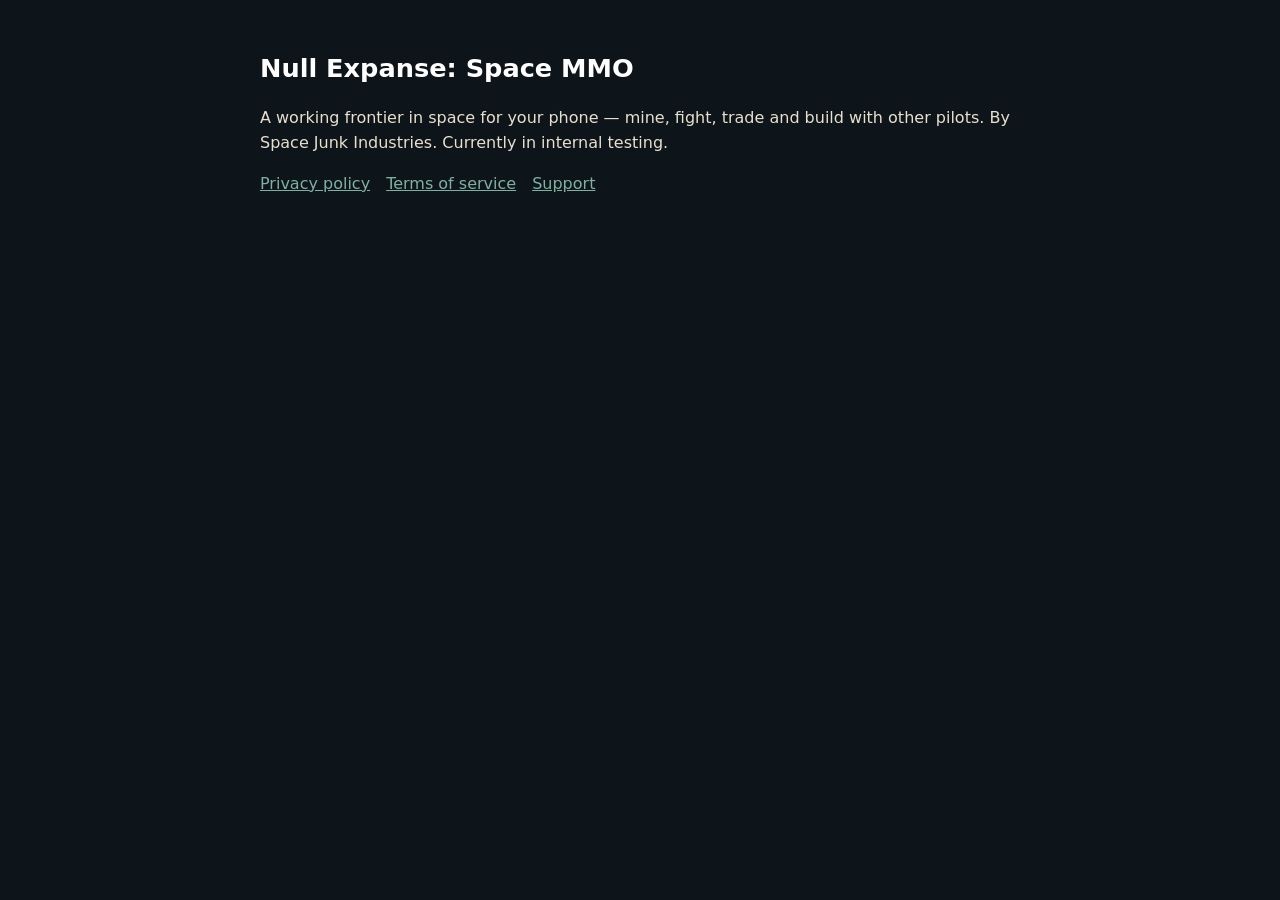
<file: index.html>
<!doctype html><html lang="en"><head><meta charset="utf-8"><meta name="viewport" content="width=device-width,initial-scale=1"><title>Null Expanse</title><link rel="stylesheet" href="style.css"></head><body><main>
<h1>Null Expanse: Space MMO</h1>
<p>A working frontier in space for your phone — mine, fight, trade and build with other pilots. By Space Junk Industries. Currently in internal testing.</p>
<nav><a href="privacy.html">Privacy policy</a><a href="terms.html">Terms of service</a><a href="support.html">Support</a></nav>
</main></body></html>
</file>
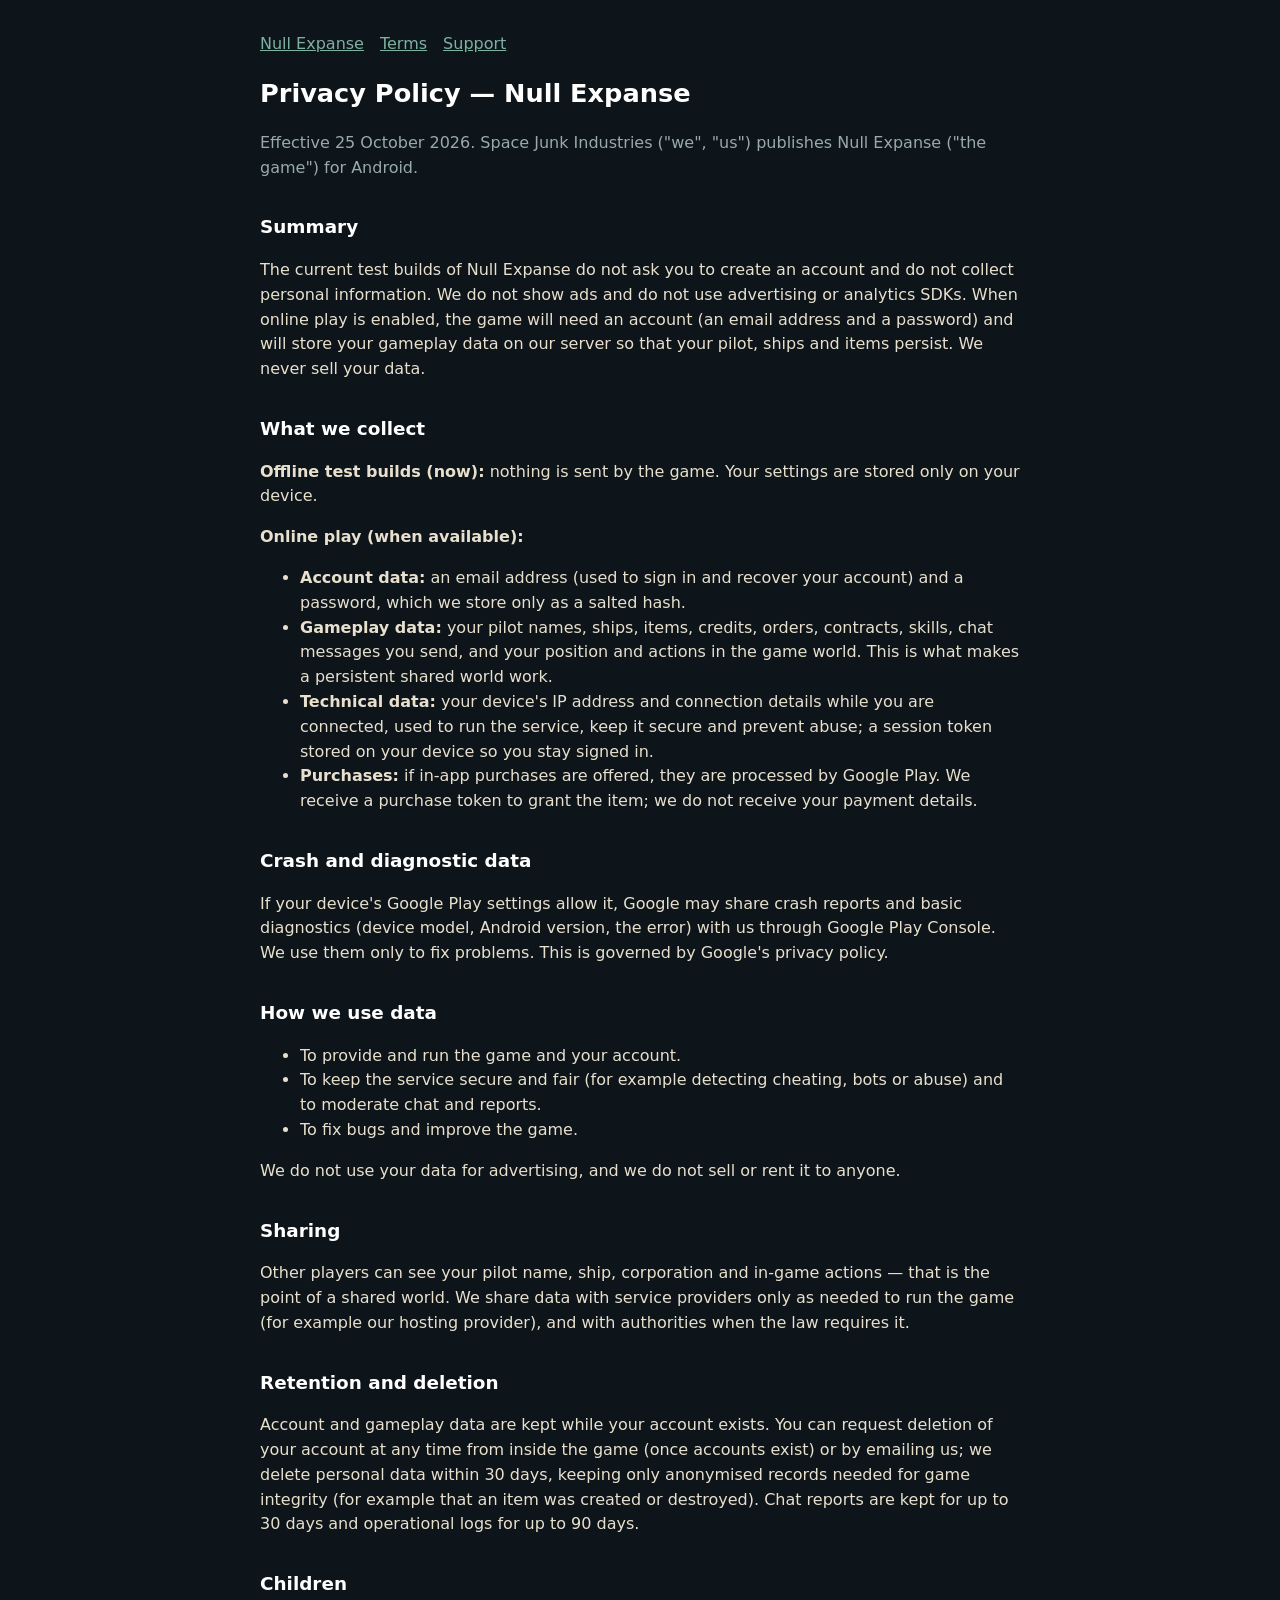
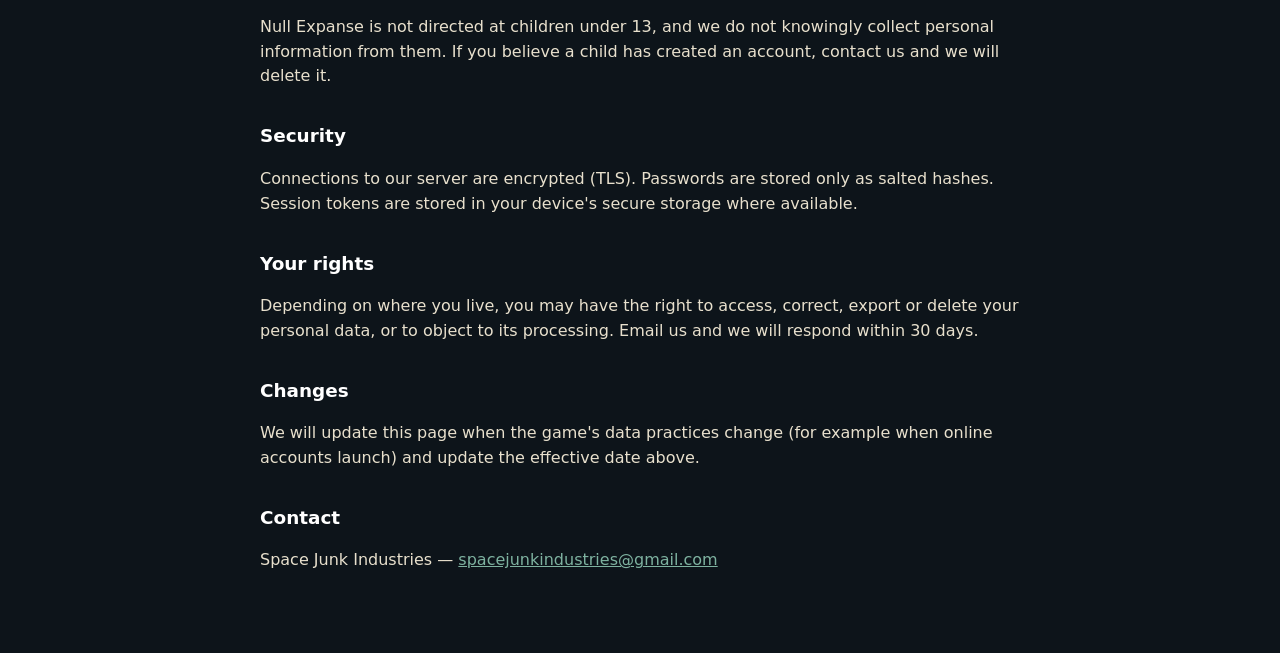
<file: privacy.html>
<!doctype html><html lang="en"><head><meta charset="utf-8"><meta name="viewport" content="width=device-width,initial-scale=1"><title>Null Expanse — Privacy Policy</title><link rel="stylesheet" href="style.css"></head><body><main>
<nav><a href="index.html">Null Expanse</a><a href="terms.html">Terms</a><a href="support.html">Support</a></nav>
<h1>Privacy Policy — Null Expanse</h1>
<p class="muted">Effective 25 October 2026. Space Junk Industries ("we", "us") publishes Null Expanse ("the game") for Android.</p>

<h2>Summary</h2>
<p>The current test builds of Null Expanse do not ask you to create an account and do not collect personal information. We do not show ads and do not use advertising or analytics SDKs. When online play is enabled, the game will need an account (an email address and a password) and will store your gameplay data on our server so that your pilot, ships and items persist. We never sell your data.</p>

<h2>What we collect</h2>
<p><strong>Offline test builds (now):</strong> nothing is sent by the game. Your settings are stored only on your device.</p>
<p><strong>Online play (when available):</strong></p>
<ul>
<li><strong>Account data:</strong> an email address (used to sign in and recover your account) and a password, which we store only as a salted hash.</li>
<li><strong>Gameplay data:</strong> your pilot names, ships, items, credits, orders, contracts, skills, chat messages you send, and your position and actions in the game world. This is what makes a persistent shared world work.</li>
<li><strong>Technical data:</strong> your device's IP address and connection details while you are connected, used to run the service, keep it secure and prevent abuse; a session token stored on your device so you stay signed in.</li>
<li><strong>Purchases:</strong> if in-app purchases are offered, they are processed by Google Play. We receive a purchase token to grant the item; we do not receive your payment details.</li>
</ul>

<h2>Crash and diagnostic data</h2>
<p>If your device's Google Play settings allow it, Google may share crash reports and basic diagnostics (device model, Android version, the error) with us through Google Play Console. We use them only to fix problems. This is governed by Google's privacy policy.</p>

<h2>How we use data</h2>
<ul><li>To provide and run the game and your account.</li><li>To keep the service secure and fair (for example detecting cheating, bots or abuse) and to moderate chat and reports.</li><li>To fix bugs and improve the game.</li></ul>
<p>We do not use your data for advertising, and we do not sell or rent it to anyone.</p>

<h2>Sharing</h2>
<p>Other players can see your pilot name, ship, corporation and in-game actions — that is the point of a shared world. We share data with service providers only as needed to run the game (for example our hosting provider), and with authorities when the law requires it.</p>

<h2 id="deletion">Retention and deletion</h2>
<p>Account and gameplay data are kept while your account exists. You can request deletion of your account at any time from inside the game (once accounts exist) or by emailing us; we delete personal data within 30 days, keeping only anonymised records needed for game integrity (for example that an item was created or destroyed). Chat reports are kept for up to 30 days and operational logs for up to 90 days.</p>

<h2>Children</h2>
<p>Null Expanse is not directed at children under 13, and we do not knowingly collect personal information from them. If you believe a child has created an account, contact us and we will delete it.</p>

<h2>Security</h2>
<p>Connections to our server are encrypted (TLS). Passwords are stored only as salted hashes. Session tokens are stored in your device's secure storage where available.</p>

<h2>Your rights</h2>
<p>Depending on where you live, you may have the right to access, correct, export or delete your personal data, or to object to its processing. Email us and we will respond within 30 days.</p>

<h2>Changes</h2>
<p>We will update this page when the game's data practices change (for example when online accounts launch) and update the effective date above.</p>

<h2>Contact</h2>
<p>Space Junk Industries — <a href="mailto:spacejunkindustries@gmail.com">spacejunkindustries@gmail.com</a></p>
</main></body></html>
</file>
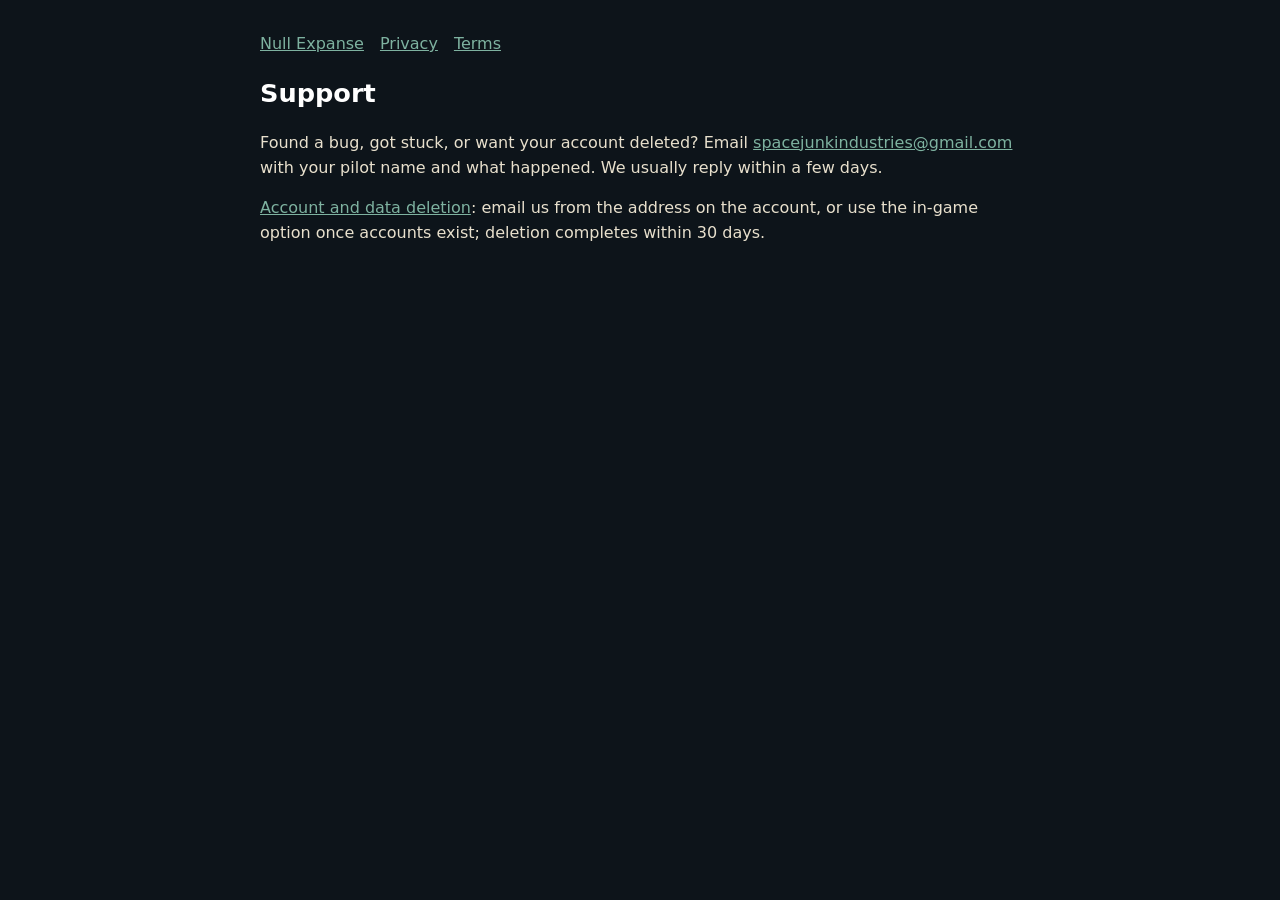
<file: support.html>
<!doctype html><html lang="en"><head><meta charset="utf-8"><meta name="viewport" content="width=device-width,initial-scale=1"><title>Null Expanse — Support</title><link rel="stylesheet" href="style.css"></head><body><main>
<nav><a href="index.html">Null Expanse</a><a href="privacy.html">Privacy</a><a href="terms.html">Terms</a></nav>
<h1>Support</h1>
<p>Found a bug, got stuck, or want your account deleted? Email <a href="mailto:spacejunkindustries@gmail.com">spacejunkindustries@gmail.com</a> with your pilot name and what happened. We usually reply within a few days.</p>
<p><a href="privacy.html#deletion">Account and data deletion</a>: email us from the address on the account, or use the in-game option once accounts exist; deletion completes within 30 days.</p>
</main></body></html>
</file>
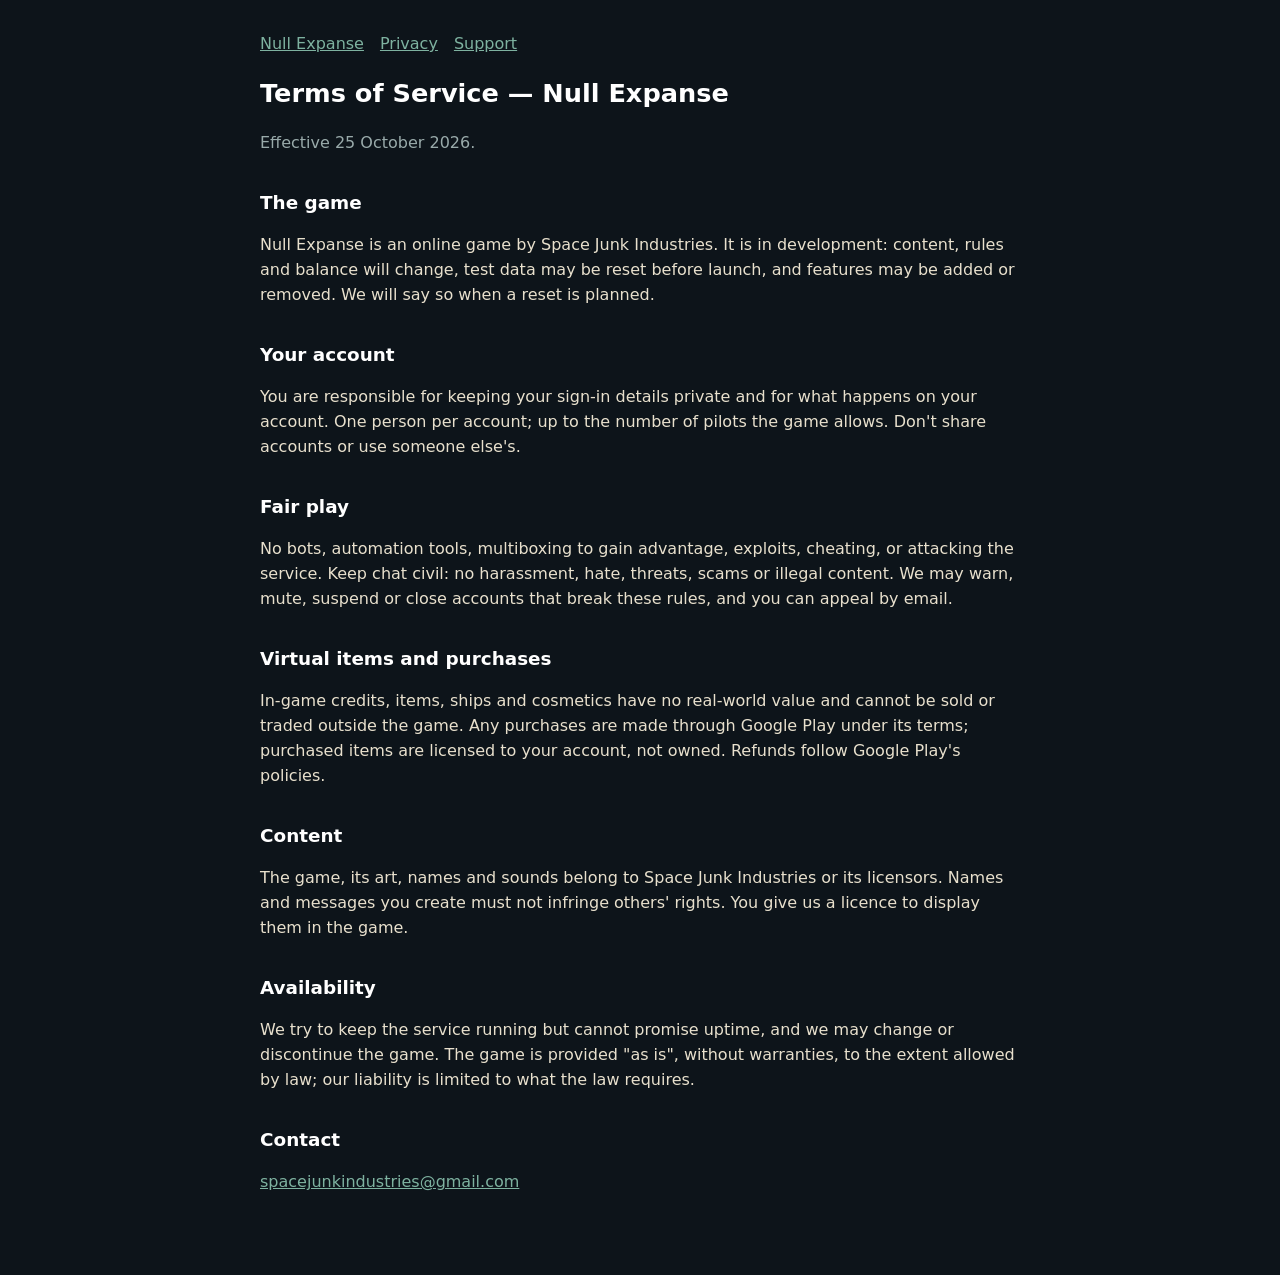
<file: terms.html>
<!doctype html><html lang="en"><head><meta charset="utf-8"><meta name="viewport" content="width=device-width,initial-scale=1"><title>Null Expanse — Terms of Service</title><link rel="stylesheet" href="style.css"></head><body><main>
<nav><a href="index.html">Null Expanse</a><a href="privacy.html">Privacy</a><a href="support.html">Support</a></nav>
<h1>Terms of Service — Null Expanse</h1>
<p class="muted">Effective 25 October 2026.</p>
<h2>The game</h2><p>Null Expanse is an online game by Space Junk Industries. It is in development: content, rules and balance will change, test data may be reset before launch, and features may be added or removed. We will say so when a reset is planned.</p>
<h2>Your account</h2><p>You are responsible for keeping your sign-in details private and for what happens on your account. One person per account; up to the number of pilots the game allows. Don't share accounts or use someone else's.</p>
<h2>Fair play</h2><p>No bots, automation tools, multiboxing to gain advantage, exploits, cheating, or attacking the service. Keep chat civil: no harassment, hate, threats, scams or illegal content. We may warn, mute, suspend or close accounts that break these rules, and you can appeal by email.</p>
<h2>Virtual items and purchases</h2><p>In-game credits, items, ships and cosmetics have no real-world value and cannot be sold or traded outside the game. Any purchases are made through Google Play under its terms; purchased items are licensed to your account, not owned. Refunds follow Google Play's policies.</p>
<h2>Content</h2><p>The game, its art, names and sounds belong to Space Junk Industries or its licensors. Names and messages you create must not infringe others' rights. You give us a licence to display them in the game.</p>
<h2>Availability</h2><p>We try to keep the service running but cannot promise uptime, and we may change or discontinue the game. The game is provided "as is", without warranties, to the extent allowed by law; our liability is limited to what the law requires.</p>
<h2>Contact</h2><p><a href="mailto:spacejunkindustries@gmail.com">spacejunkindustries@gmail.com</a></p>
</main></body></html>
</file>
<file: style.css>
body{font-family:system-ui,-apple-system,Segoe UI,Roboto,sans-serif;background:#0d141a;color:#e8e0cd;margin:0;padding:0 16px;line-height:1.55}
main{max-width:760px;margin:0 auto;padding:32px 0 64px}h1,h2{color:#fff;font-weight:600}h1{font-size:1.6rem}h2{font-size:1.15rem;margin-top:1.8em}
a{color:#7eb2a0}small,.muted{color:#9aa}nav a{margin-right:16px}hr{border:0;border-top:1px solid #243}
</file>
